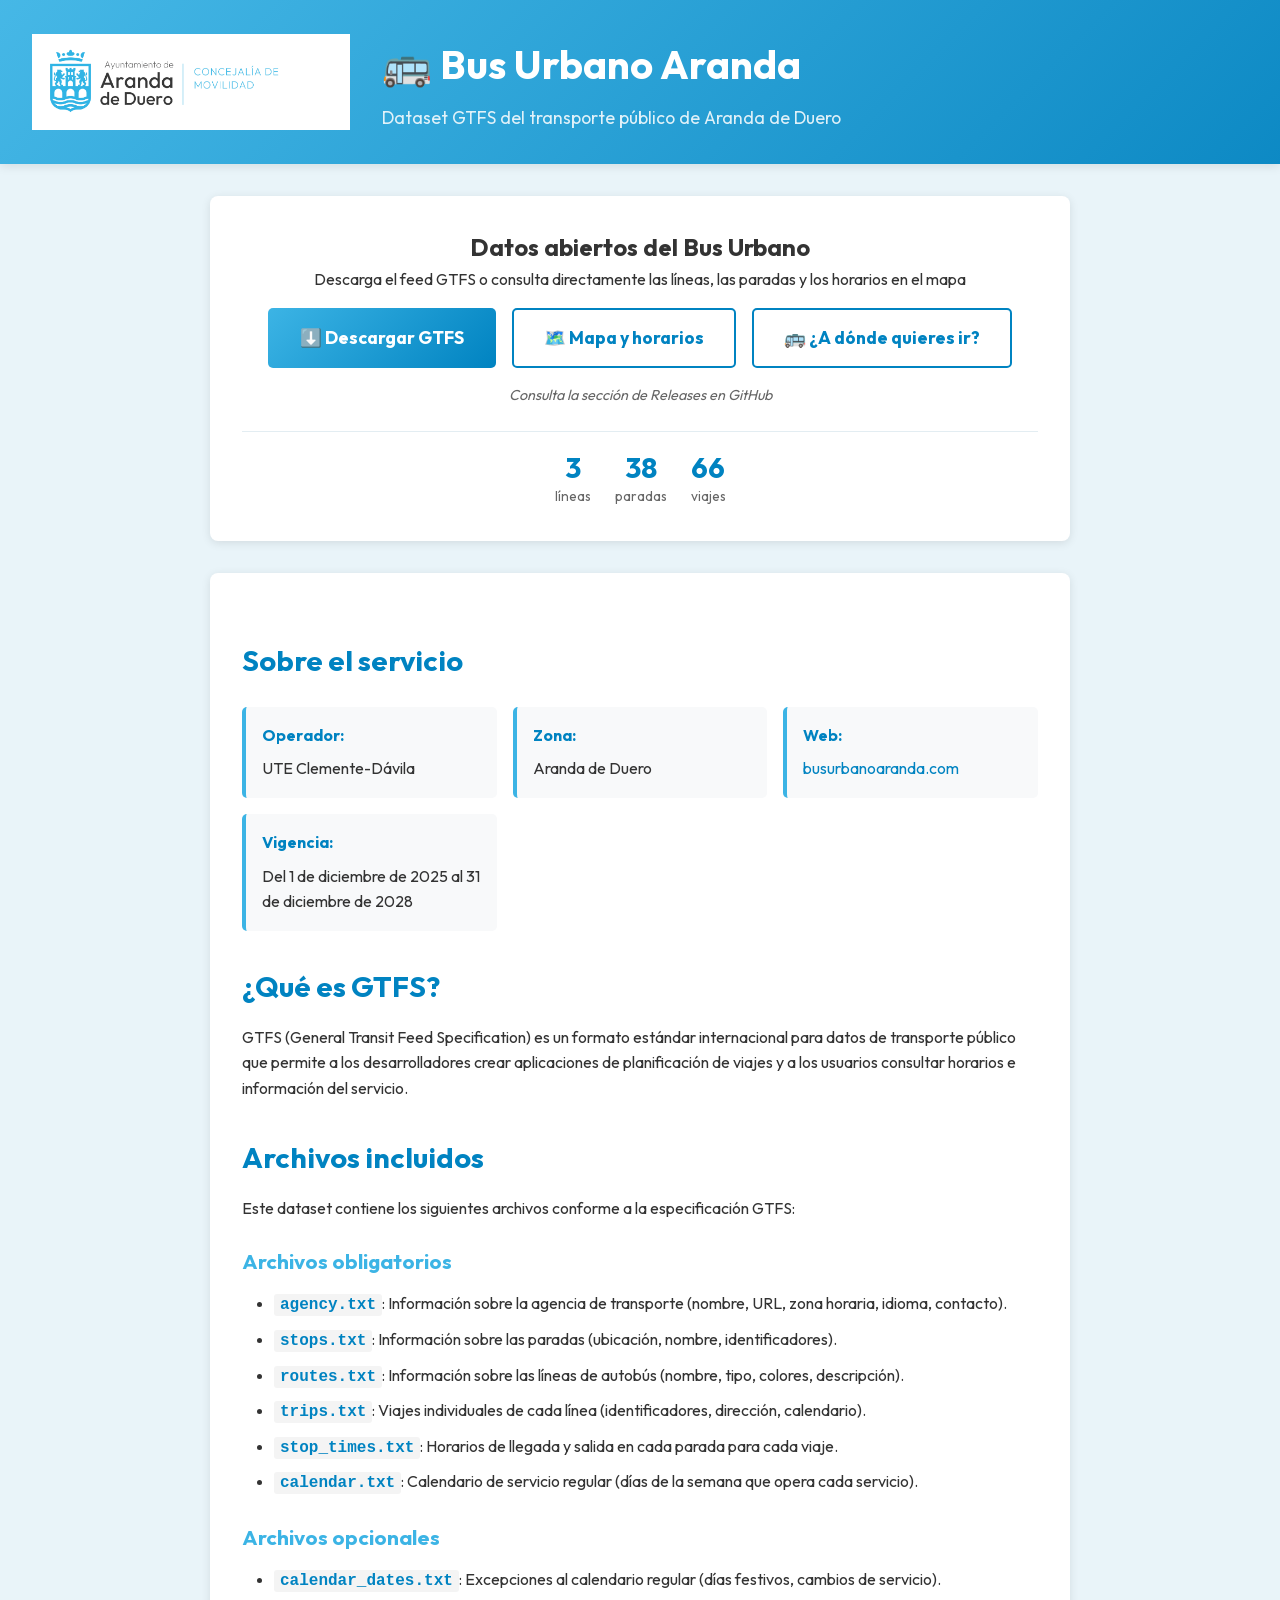
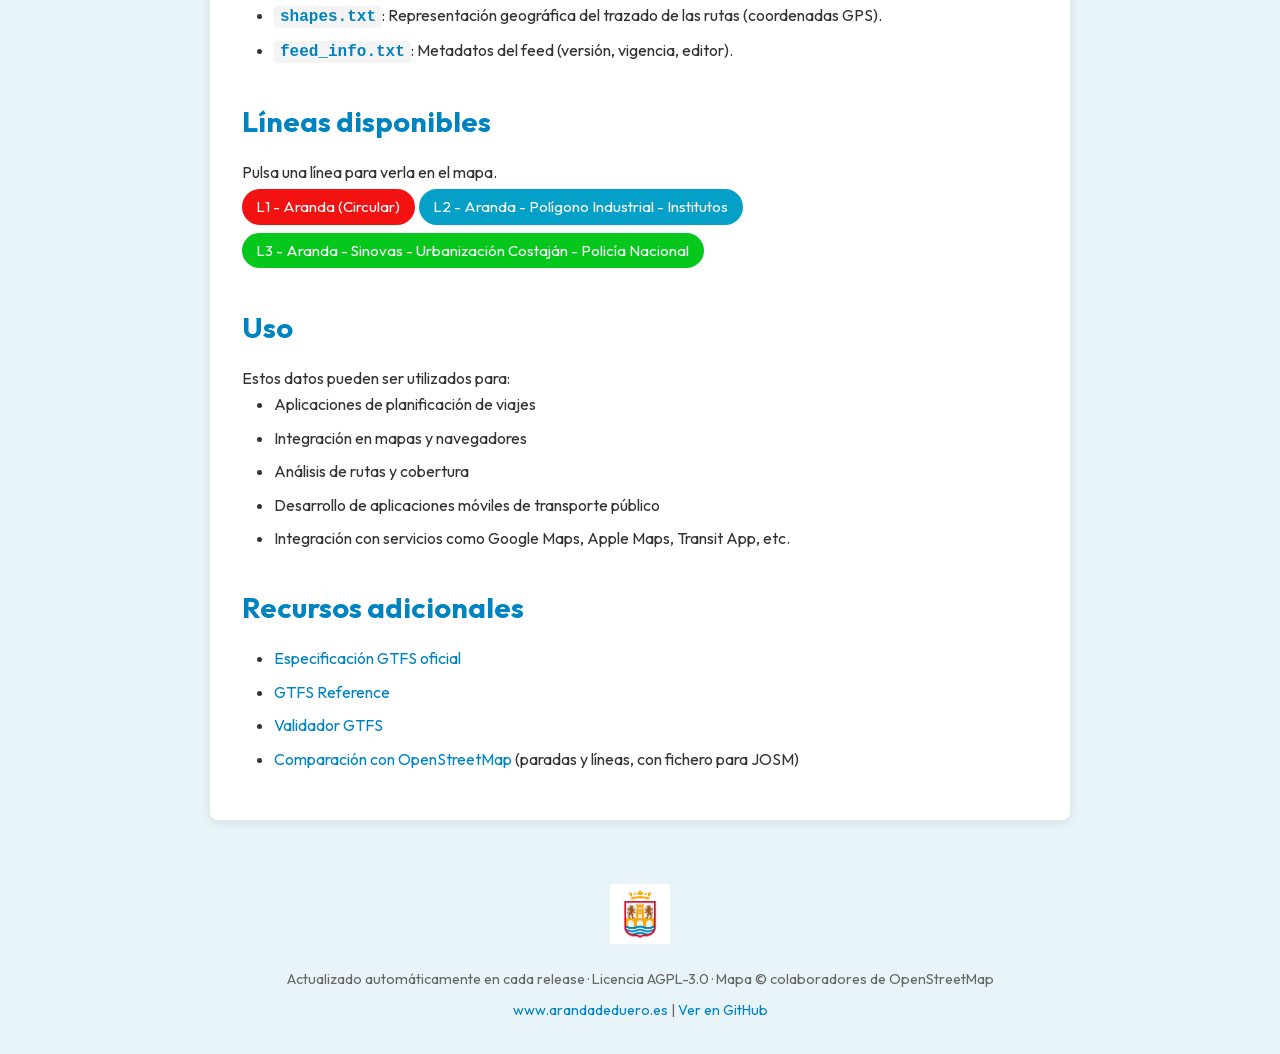
<file: index.html>
<!DOCTYPE html>
<html lang="es">
  <head>
    <meta charset="UTF-8" />
    <meta name="viewport" content="width=device-width, initial-scale=1.0" />
    <title>Bus Urbano Aranda - Dataset GTFS</title>
    <meta name="description" content="Datos abiertos GTFS del Bus Urbano de Aranda de Duero: descarga el feed, consulta el mapa, las paradas y los horarios." />
    <meta name="theme-color" content="#0083c1" />
    <link rel="preload" href="fonts/outfit-latin.woff2" as="font" type="font/woff2" crossorigin />
    <link rel="stylesheet" href="fonts/outfit.css" />
    <style>
      * {
        margin: 0;
        padding: 0;
        box-sizing: border-box;
      }

      body {
        font-family: "Outfit", -apple-system, BlinkMacSystemFont, "Segoe UI",
          "Roboto", "Helvetica", "Arial", sans-serif;
        line-height: 1.6;
        color: #333;
        background-color: #e9f4f9;
      }

      header {
        background: white;
        color: #333;
        padding: 0;
        box-shadow: 0 2px 10px rgba(0, 0, 0, 0.1);
      }

      .header-image {
        width: 350px;
        height: auto;
        display: block;
        padding-left: 2rem;
      }

      .header-content {
        padding: 2rem 0;
        background: linear-gradient(
          135deg,
          rgba(60, 180, 229, 0.95) 0%,
          rgba(0, 131, 193, 0.95) 100%
        );
        color: white;
        display: flex;
        align-items: center;
        gap: 2rem;
        flex-wrap: wrap;
        justify-content: center;
      }

      .header-text {
        flex: 1;
        min-width: 250px;
      }

      .header-content h1 {
        color: white;
      }

      .header-content .subtitle {
        color: rgba(255, 255, 255, 0.95);
      }

      @media (max-width: 768px) {
        .header-image {
          width: 100%;
          max-width: 280px;
          padding-left: 1rem;
          padding-right: 1rem;
        }

        .header-content {
          padding: 1.5rem 1rem;
          gap: 1rem;
          text-align: center;
        }

        .header-text {
          flex: 1;
          min-width: 100%;
        }

        h1 {
          font-size: 1.8rem;
        }

        .subtitle {
          font-size: 0.95rem;
        }
      }

      @media (max-width: 480px) {
        .header-image {
          width: 100%;
          max-width: 200px;
          padding-left: 0.5rem;
          padding-right: 0.5rem;
        }

        .header-content {
          padding: 1rem 0.5rem;
          gap: 0.75rem;
        }

        h1 {
          font-size: 1.5rem;
          margin-bottom: 0.25rem;
        }

        .subtitle {
          font-size: 0.85rem;
        }
      }

      .container {
        max-width: 900px;
        margin: 0 auto;
        padding: 0 20px;
      }

      h1 {
        font-size: 2.5rem;
        margin-bottom: 0.5rem;
      }

      .subtitle {
        font-size: 1.1rem;
        opacity: 0.9;
      }

      @media (max-width: 768px) {
        h1 {
          font-size: 1.8rem;
        }

        .subtitle {
          font-size: 0.95rem;
        }
      }

      @media (max-width: 480px) {
        h1 {
          font-size: 1.5rem;
          margin-bottom: 0.25rem;
        }

        .subtitle {
          font-size: 0.85rem;
        }
      }

      .download-section {
        background: white;
        margin: 2rem auto;
        padding: 2rem;
        border-radius: 8px;
        box-shadow: 0 2px 10px rgba(0, 0, 0, 0.1);
        text-align: center;
      }

      .download-btn {
        display: inline-block;
        background: linear-gradient(135deg, #3cb4e5 0%, #0083c1 100%);
        color: white;
        padding: 1rem 2rem;
        text-decoration: none;
        border-radius: 5px;
        font-weight: bold;
        font-size: 1.1rem;
        transition: transform 0.2s, box-shadow 0.2s;
        margin-top: 1rem;
      }

      .download-btn:hover {
        transform: translateY(-2px);
        box-shadow: 0 4px 15px rgba(60, 180, 229, 0.4);
      }

      .hero-actions {
        display: flex;
        gap: 1rem;
        justify-content: center;
        flex-wrap: wrap;
        margin-top: 1rem;
      }

      .hero-actions .download-btn {
        margin-top: 0;
      }

      .download-btn.secondary {
        background: white;
        color: #0083c1;
        border: 2px solid #0083c1;
        padding: calc(1rem - 2px) calc(2rem - 2px);
      }

      .stats {
        display: flex;
        gap: 1.5rem;
        justify-content: center;
        flex-wrap: wrap;
        margin-top: 1.5rem;
        padding-top: 1.2rem;
        border-top: 1px solid #e3edf2;
      }

      .stats[hidden] {
        display: none;
      }

      .stat strong {
        display: block;
        font-size: 1.8rem;
        color: #0083c1;
        line-height: 1.1;
      }

      .stat span {
        font-size: 0.85rem;
        color: #666;
      }

      a.line-chip {
        display: inline-block;
        color: white !important;
        padding: 0.35rem 0.9rem;
        border-radius: 20px;
        margin: 0.25rem 0.25rem 0.25rem 0;
        font-size: 0.95rem;
      }

      a.line-chip:hover {
        text-decoration: none !important;
        filter: brightness(1.1);
      }

      :focus-visible {
        outline: 3px solid #f5a623;
        outline-offset: 2px;
      }

      .content {
        background: white;
        margin: 2rem auto;
        padding: 2rem;
        border-radius: 8px;
        box-shadow: 0 2px 10px rgba(0, 0, 0, 0.1);
      }

      .content h2 {
        color: #0083c1;
        margin-top: 2rem;
        margin-bottom: 1rem;
        font-size: 1.8rem;
      }

      .content h3 {
        color: #3cb4e5;
        margin-top: 1.5rem;
        margin-bottom: 0.8rem;
        font-size: 1.3rem;
      }

      .content ul {
        margin-left: 2rem;
        margin-bottom: 1rem;
      }

      .content li {
        margin-bottom: 0.5rem;
      }

      .content strong {
        color: #0083c1;
      }

      .content code {
        background: #f4f4f4;
        padding: 2px 6px;
        border-radius: 3px;
        font-family: "Courier New", monospace;
      }

      .content a {
        color: #0083c1;
        text-decoration: none;
      }

      .content a:hover {
        text-decoration: underline;
      }

      footer {
        text-align: center;
        padding: 2rem 0;
        color: #666;
        font-size: 0.9rem;
      }

      .footer-logo {
        width: 60px;
        height: auto;
        margin-bottom: 1rem;
      }

      footer a {
        color: #0083c1;
        text-decoration: none;
      }

      footer a:hover {
        text-decoration: underline;
      }

      .badge {
        display: inline-block;
        background: #3cb4e5;
        color: white;
        padding: 0.3rem 0.8rem;
        border-radius: 20px;
        font-size: 0.9rem;
        margin: 0.2rem;
      }

      .info-grid {
        display: grid;
        grid-template-columns: repeat(auto-fit, minmax(250px, 1fr));
        gap: 1rem;
        margin: 1.5rem 0;
      }

      .info-card {
        background: #f8f9fa;
        padding: 1rem;
        border-radius: 5px;
        border-left: 4px solid #3cb4e5;
      }

      .info-card strong {
        display: block;
        margin-bottom: 0.5rem;
      }

      #latest-release {
        font-style: italic;
        color: #666;
        font-size: 0.9rem;
      }
    </style>
  </head>
  <body>
    <header>
      <div class="header-content">
        <img
          src="images/concejalia.jpg"
          alt="Concejalia de Aranda de Duero"
          class="header-image"
        />
        <div class="header-text">
          <h1>🚌 Bus Urbano Aranda</h1>
          <p class="subtitle">
            Dataset GTFS del transporte público de Aranda de Duero
          </p>
        </div>
      </div>
    </header>

    <div class="container">
      <div class="download-section">
        <h2>Datos abiertos del Bus Urbano</h2>
        <p>
          Descarga el feed GTFS o consulta directamente las líneas, las paradas
          y los horarios en el mapa
        </p>
        <div class="hero-actions">
          <a
            href="https://github.com/arandadeduero/gtfs-busurbano/releases/latest"
            id="download-link"
            class="download-btn"
            >⬇️ Descargar GTFS</a
          >
          <a href="mapa.html" class="download-btn secondary"
            >🗺️ Mapa y horarios</a
          >
          <a href="app/" class="download-btn secondary"
            >🚌 ¿A dónde quieres ir?</a
          >
        </div>
        <p id="latest-release" style="margin-top: 1rem">
          Cargando última versión...
        </p>
        <div class="stats" id="stats" hidden>
          <div class="stat"><strong id="stat-routes">–</strong><span>líneas</span></div>
          <div class="stat"><strong id="stat-stops">–</strong><span>paradas</span></div>
          <div class="stat"><strong id="stat-trips">–</strong><span>viajes</span></div>
        </div>
      </div>

      <div class="content">
        <h2>Sobre el servicio</h2>
        <div class="info-grid">
          <div class="info-card">
            <strong>Operador:</strong>
            <span id="info-operator">UTE Clemente-Dávila</span>
          </div>
          <div class="info-card">
            <strong>Zona:</strong>
            Aranda de Duero
          </div>
          <div class="info-card">
            <strong>Web:</strong>
            <a href="https://busurbanoaranda.com/" target="_blank" rel="noopener"
              >busurbanoaranda.com</a
            >
          </div>
          <div class="info-card">
            <strong>Vigencia:</strong>
            <span id="info-validity"
              >Del 1 de diciembre de 2025 al 31 de diciembre de 2028</span
            >
          </div>
        </div>

        <h2>¿Qué es GTFS?</h2>
        <p>
          GTFS (General Transit Feed Specification) es un formato estándar
          internacional para datos de transporte público que permite a los
          desarrolladores crear aplicaciones de planificación de viajes y a los
          usuarios consultar horarios e información del servicio.
        </p>

        <h2>Archivos incluidos</h2>
        <p>
          Este dataset contiene los siguientes archivos conforme a la
          especificación GTFS:
        </p>

        <h3>Archivos obligatorios</h3>
        <ul>
          <li>
            <strong><code>agency.txt</code></strong
            >: Información sobre la agencia de transporte (nombre, URL, zona
            horaria, idioma, contacto).
          </li>
          <li>
            <strong><code>stops.txt</code></strong
            >: Información sobre las paradas (ubicación, nombre,
            identificadores).
          </li>
          <li>
            <strong><code>routes.txt</code></strong
            >: Información sobre las líneas de autobús (nombre, tipo, colores,
            descripción).
          </li>
          <li>
            <strong><code>trips.txt</code></strong
            >: Viajes individuales de cada línea (identificadores, dirección,
            calendario).
          </li>
          <li>
            <strong><code>stop_times.txt</code></strong
            >: Horarios de llegada y salida en cada parada para cada viaje.
          </li>
          <li>
            <strong><code>calendar.txt</code></strong
            >: Calendario de servicio regular (días de la semana que opera cada
            servicio).
          </li>
        </ul>

        <h3>Archivos opcionales</h3>
        <ul>
          <li>
            <strong><code>calendar_dates.txt</code></strong
            >: Excepciones al calendario regular (días festivos, cambios de
            servicio).
          </li>
          <li>
            <strong><code>shapes.txt</code></strong
            >: Representación geográfica del trazado de las rutas (coordenadas
            GPS).
          </li>
          <li>
            <strong><code>feed_info.txt</code></strong
            >: Metadatos del feed (versión, vigencia, editor).
          </li>
        </ul>

        <h2>Líneas disponibles</h2>
        <p>Pulsa una línea para verla en el mapa.</p>
        <div id="lines">
          <a class="line-chip" style="background: #f31212" href="mapa.html">L1 - Aranda (Circular)</a>
          <a class="line-chip" style="background: #05a0c7" href="mapa.html">L2 - Aranda - Polígono Industrial - Institutos</a>
          <a class="line-chip" style="background: #05c71c" href="mapa.html">L3 - Aranda - Sinovas - Urb. Costaján - Policía Nacional</a>
        </div>

        <h2>Uso</h2>
        <p>Estos datos pueden ser utilizados para:</p>
        <ul>
          <li>Aplicaciones de planificación de viajes</li>
          <li>Integración en mapas y navegadores</li>
          <li>Análisis de rutas y cobertura</li>
          <li>Desarrollo de aplicaciones móviles de transporte público</li>
          <li>
            Integración con servicios como Google Maps, Apple Maps, Transit App,
            etc.
          </li>
        </ul>

        <h2>Recursos adicionales</h2>
        <ul>
          <li>
            <a href="https://gtfs.org/" target="_blank" rel="noopener"
              >Especificación GTFS oficial</a
            >
          </li>
          <li>
            <a
              href="https://developers.google.com/transit/gtfs/reference"
              target="_blank" rel="noopener"
              >GTFS Reference</a
            >
          </li>
          <li>
            <a href="https://gtfs-validator.mobilitydata.org/" target="_blank" rel="noopener"
              >Validador GTFS</a
            >
          </li>
          <li>
            <a
              href="https://github.com/arandadeduero/gtfs-busurbano/tree/main/osm"
              target="_blank" rel="noopener"
              >Comparación con OpenStreetMap</a
            >
            (paradas y líneas, con fichero para JOSM)
          </li>
        </ul>
      </div>
    </div>

    <footer>
      <div class="container">
        <a href="https://www.arandadeduero.es" target="_blank" rel="noopener">
          <img
            src="images/escudo.jpg"
            alt="Escudo Aranda de Duero"
            class="footer-logo"
          />
        </a>
        <p>Actualizado automáticamente en cada release · Licencia AGPL-3.0 · Mapa © colaboradores de OpenStreetMap</p>
        <p style="margin-top: 0.5rem">
          <a href="https://www.arandadeduero.es" target="_blank" rel="noopener"
            >www.arandadeduero.es</a
          >
          |
          <a
            href="https://github.com/arandadeduero/gtfs-busurbano"
            target="_blank" rel="noopener"
            >Ver en GitHub</a
          >
        </p>
      </div>
    </footer>

    <script>
      // Fetch the latest release from GitHub API
      async function fetchLatestRelease() {
        const owner = "arandadeduero";
        const repo = "gtfs-busurbano";
        try {
          const apiUrl = `https://api.github.com/repos/${owner}/${repo}/releases/latest`;

          const response = await fetch(apiUrl);
          if (response.ok) {
            const release = await response.json();
            const asset = release.assets.find((a) => a.name.endsWith(".zip"));

            if (asset) {
              document.getElementById("download-link").href =
                asset.browser_download_url;
              document.getElementById(
                "latest-release"
              ).textContent = `Versión: ${release.tag_name} - ${new Date(
                release.published_at
              ).toLocaleDateString("es-ES")}`;
            }
          } else {
            // If API fails, try to construct the URL manually
            document.getElementById("latest-release").textContent =
              "Consulta la sección de Releases en GitHub para descargar la última versión";
            document.getElementById(
              "download-link"
            ).href = `https://github.com/${owner}/${repo}/releases/latest`;
          }
        } catch (error) {
          console.error("Error fetching release:", error);
          document.getElementById("latest-release").textContent =
            "Consulta la sección de Releases en GitHub";
          document.getElementById(
            "download-link"
          ).href = `https://github.com/${owner}/${repo}/releases/latest`;
        }
      }

      // Datos del propio feed: estadísticas, operador, vigencia y líneas
      async function loadFeed() {
        const rows = async (n) => {
          const r = await fetch(n);
          if (!r.ok) throw new Error(n);
          const [head, ...body] = (await r.text()).trim().split(/\r?\n/);
          const cols = head.split(",");
          return body.map((l) => Object.fromEntries(l.split(",").map((v, i) => [cols[i], v])));
        };
        try {
          const [routes, stops, trips, agency, info] = await Promise.all(
            ["routes", "stops", "trips", "agency", "feed_info"].map((n) => rows(n + ".txt"))
          );
          document.getElementById("stat-routes").textContent = routes.length;
          document.getElementById("stat-stops").textContent = stops.length;
          document.getElementById("stat-trips").textContent = trips.length;
          document.getElementById("stats").hidden = false;
          if (agency[0]) document.getElementById("info-operator").textContent = agency[0].agency_name;
          const fmt = (d) => new Date(d.slice(0, 4) + "-" + d.slice(4, 6) + "-" + d.slice(6) + "T12:00:00")
            .toLocaleDateString("es-ES", { day: "numeric", month: "long", year: "numeric" });
          if (info[0]) document.getElementById("info-validity").textContent =
            `Del ${fmt(info[0].feed_start_date)} al ${fmt(info[0].feed_end_date)}`;
          const box = document.getElementById("lines");
          box.textContent = "";
          routes.forEach((r) => {
            const a = document.createElement("a");
            a.className = "line-chip";
            a.href = "mapa.html";
            a.style.background = "#" + r.route_color;
            a.textContent = `${r.route_short_name} - ${r.route_long_name}`;
            box.appendChild(a);
          });
        } catch (e) {
          console.error("No se pudo leer el feed:", e);
        }
      }

      // Load latest release on page load
      fetchLatestRelease();
      loadFeed();
    </script>
  </body>
</html>
</file>
<file: fonts/outfit.css>
/* Outfit (variable, 300-700), subconjunto latin. Licencia SIL OFL 1.1 - ver fonts/README.md */
@font-face {
  font-family: "Outfit";
  font-style: normal;
  font-weight: 300 700;
  font-display: swap;
  src: url("outfit-latin.woff2") format("woff2");
  unicode-range: U+0000-00FF, U+0131, U+0152-0153, U+02BB-02BC, U+02C6, U+02DA,
    U+02DC, U+0304, U+0308, U+0329, U+2000-206F, U+20AC, U+2122, U+2191,
    U+2193, U+2212, U+2215, U+FEFF, U+FFFD;
}
</file>
